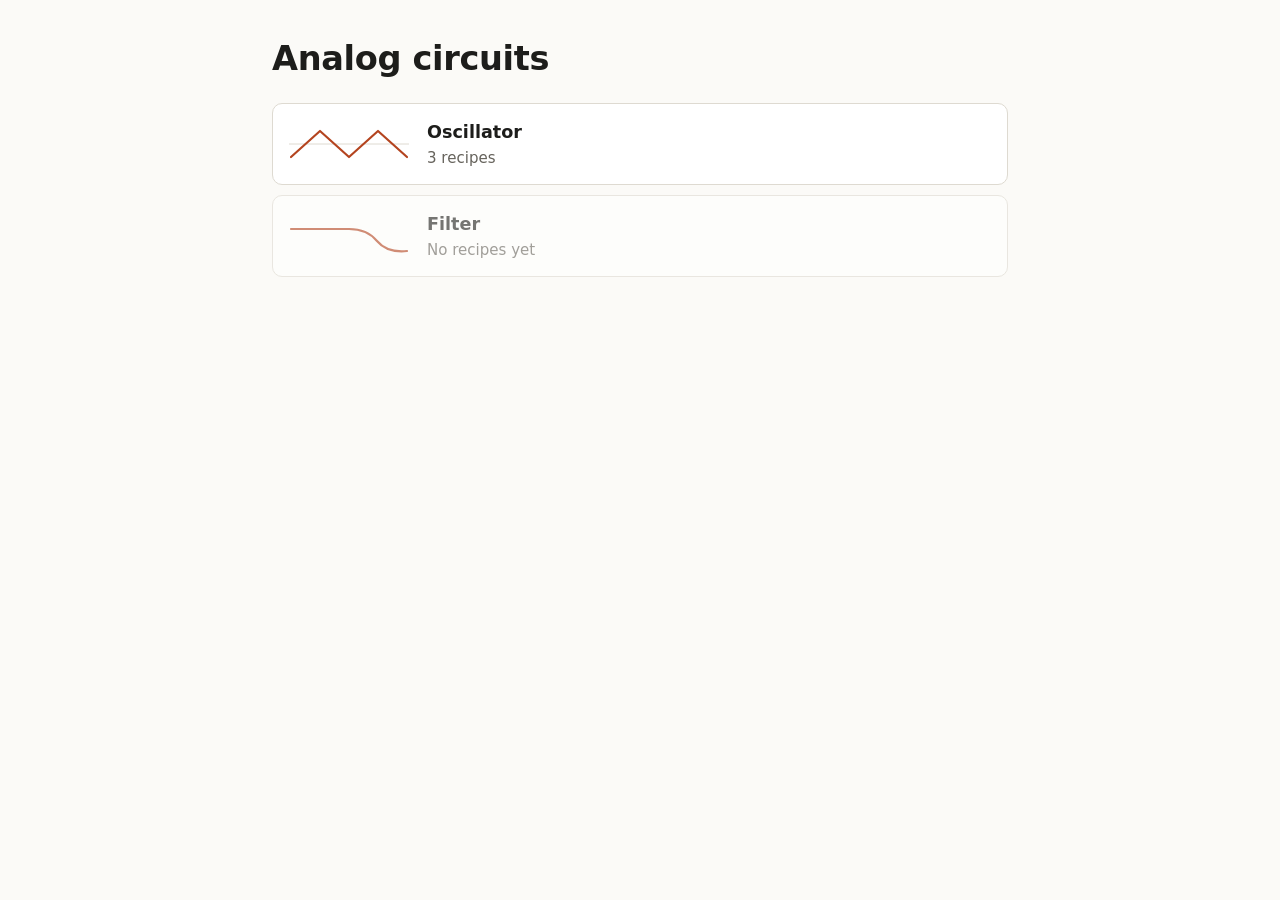
<file: index.html>
<!doctype html>
<html lang="en">
<head>
<meta charset="utf-8">
<meta name="viewport" content="width=device-width, initial-scale=1">
<title>Analog Circuits</title>
<meta name="description" content="Breadboard recipes for analog synth circuits, sorted by category.">
<link rel="stylesheet" href="style.css">
</head>
<body>
<main>

<h1>Analog circuits</h1>

<ul class="list">
  <li>
    <a class="item" href="oscillator/">
      <svg viewBox="0 0 120 34" aria-hidden="true"><line class="axis" x1="0" y1="17" x2="120" y2="17"/><polyline class="wave" points="2,30 31,4 60,30 89,4 118,30"/></svg>
      <div><div class="t">Oscillator</div><div class="d">3 recipes</div></div>
    </a>
  </li>
  <li>
    <div class="item empty">
      <svg viewBox="0 0 120 34" aria-hidden="true"><path class="wave" d="M2,10 H60 Q78,10 88,22 T118,32"/></svg>
      <div><div class="t">Filter</div><div class="d">No recipes yet</div></div>
    </div>
  </li>
</ul>

</main>
</body>
</html>
</file>
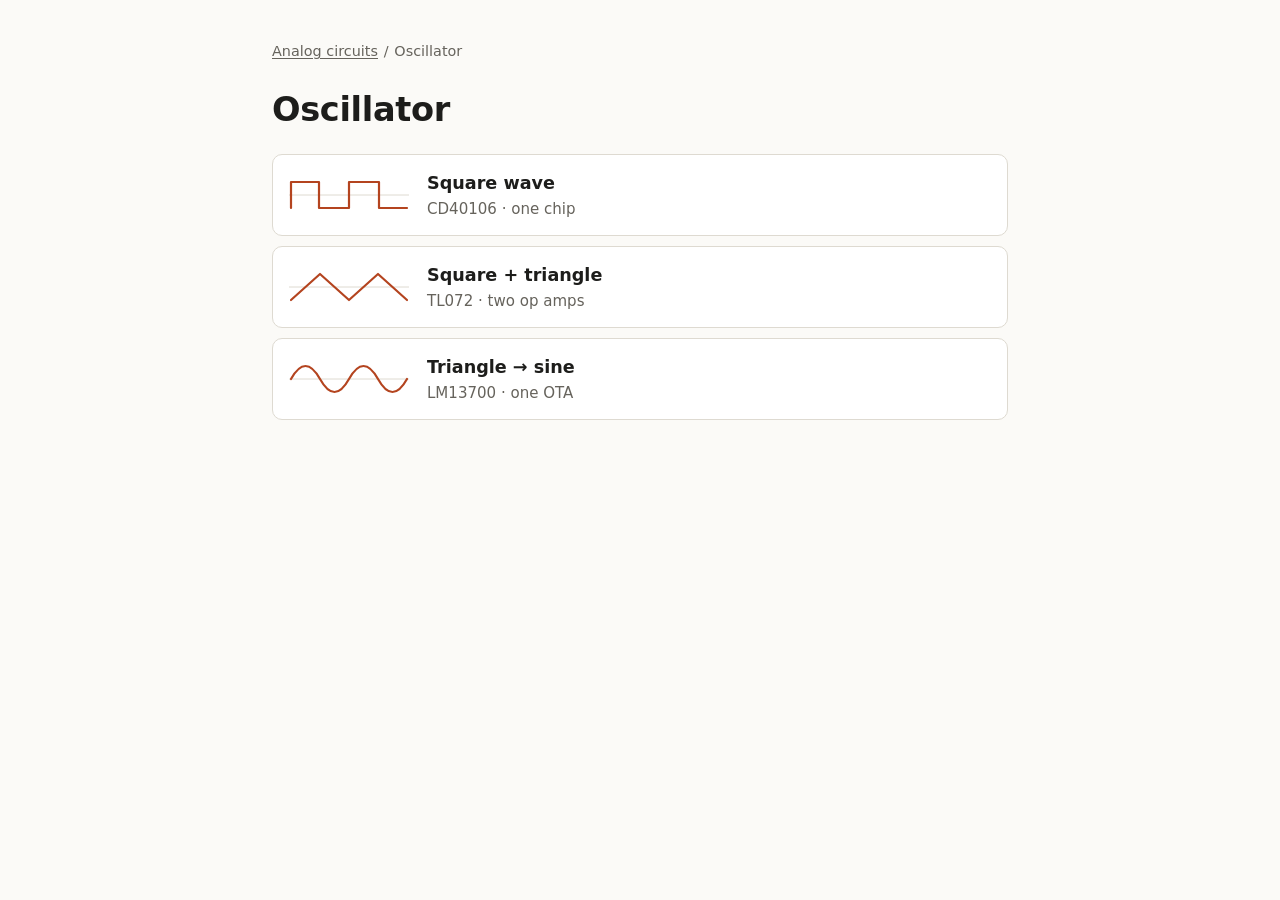
<file: oscillator/index.html>
<!doctype html>
<html lang="en">
<head>
<meta charset="utf-8">
<meta name="viewport" content="width=device-width, initial-scale=1">
<title>Oscillator · Analog Circuits</title>
<link rel="stylesheet" href="../style.css">
</head>
<body>
<main>

<nav class="crumbs"><a href="../">Analog circuits</a><span>/</span>Oscillator</nav>
<h1>Oscillator</h1>

<ul class="list">
  <li>
    <a class="item" href="square.html">
      <svg viewBox="0 0 120 34" aria-hidden="true"><line class="axis" x1="0" y1="17" x2="120" y2="17"/><polyline class="wave" points="2,30 2,4 30,4 30,30 60,30 60,4 90,4 90,30 118,30"/></svg>
      <div><div class="t">Square wave</div><div class="d">CD40106 · one chip</div></div>
    </a>
  </li>
  <li>
    <a class="item" href="square-triangle.html">
      <svg viewBox="0 0 120 34" aria-hidden="true"><line class="axis" x1="0" y1="17" x2="120" y2="17"/><polyline class="wave" points="2,30 31,4 60,30 89,4 118,30"/></svg>
      <div><div class="t">Square + triangle</div><div class="d">TL072 · two op amps</div></div>
    </a>
  </li>
  <li>
    <a class="item" href="triangle-to-sine.html">
      <svg viewBox="0 0 120 34" aria-hidden="true"><line class="axis" x1="0" y1="17" x2="120" y2="17"/><path class="wave" d="M2,17 Q16.5,-9 31,17 T60,17 T89,17 T118,17"/></svg>
      <div><div class="t">Triangle → sine</div><div class="d">LM13700 · one OTA</div></div>
    </a>
  </li>
</ul>

</main>
</body>
</html>
</file>
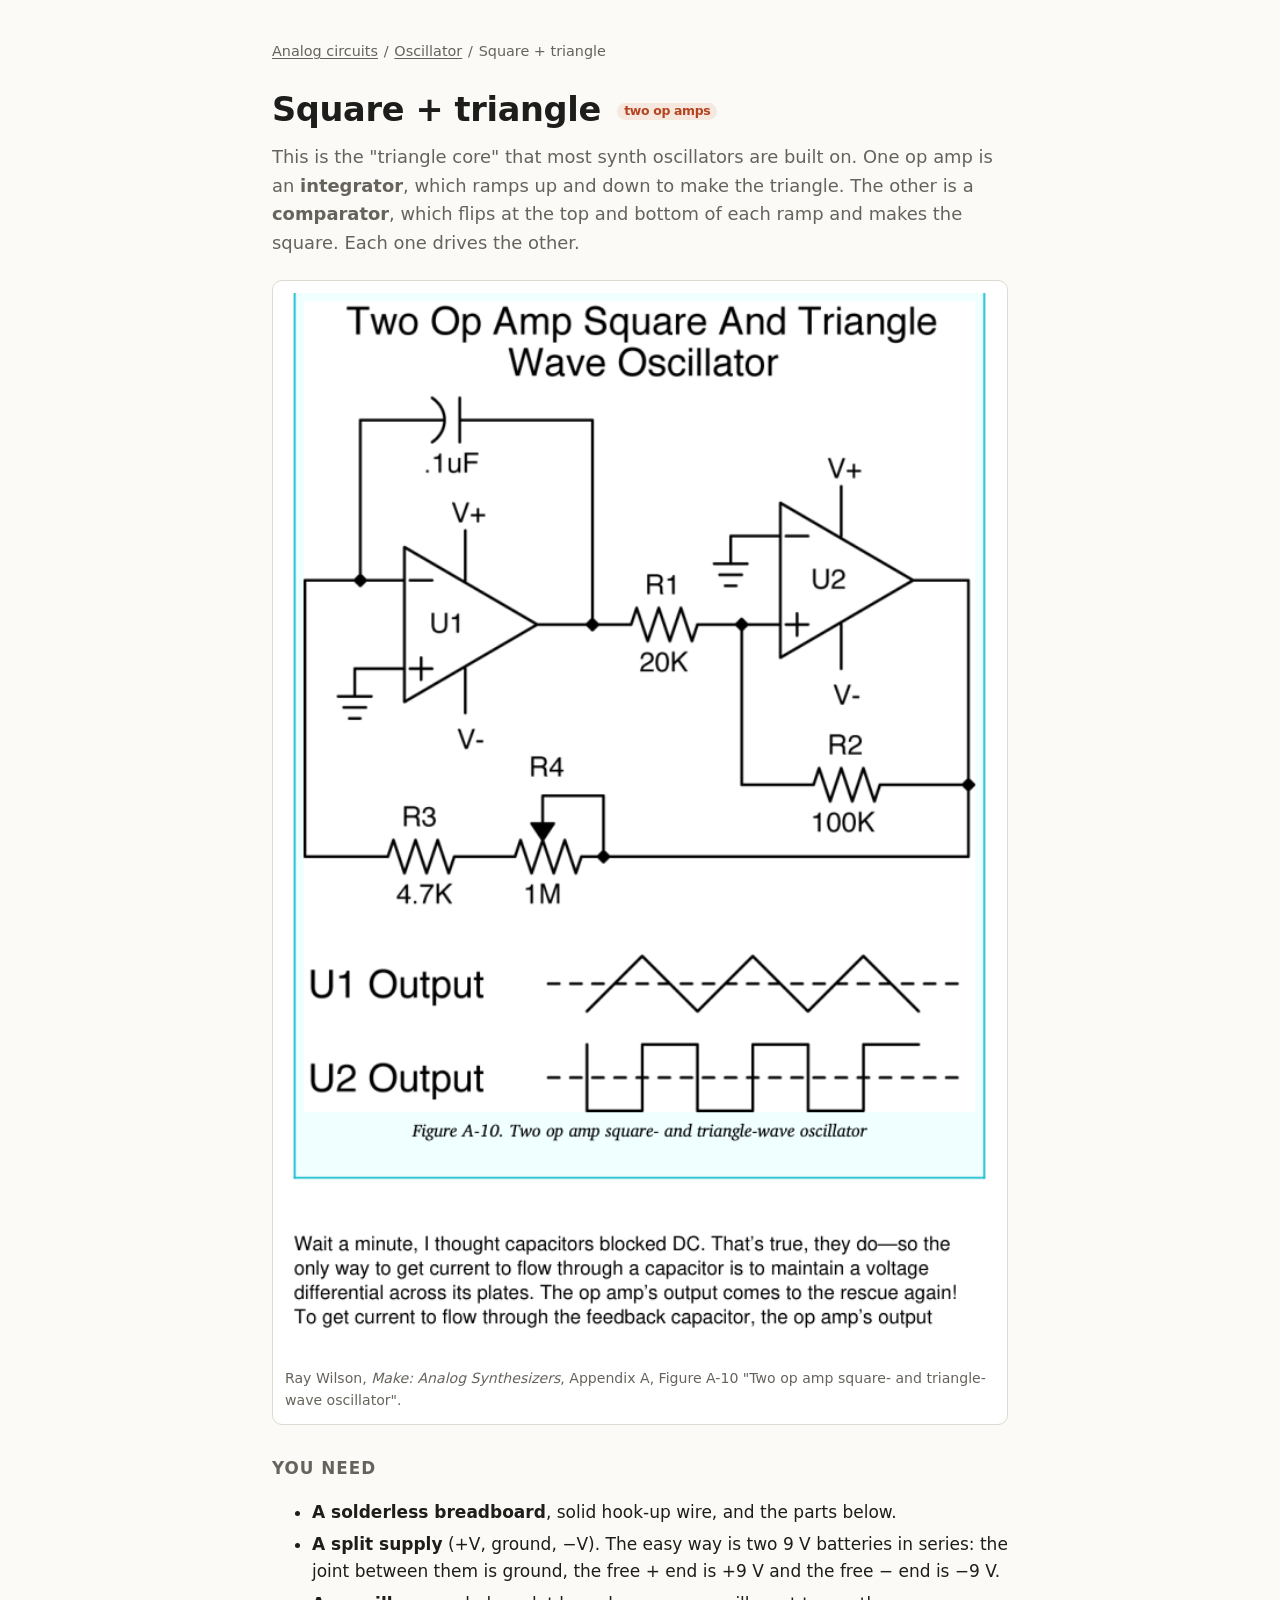
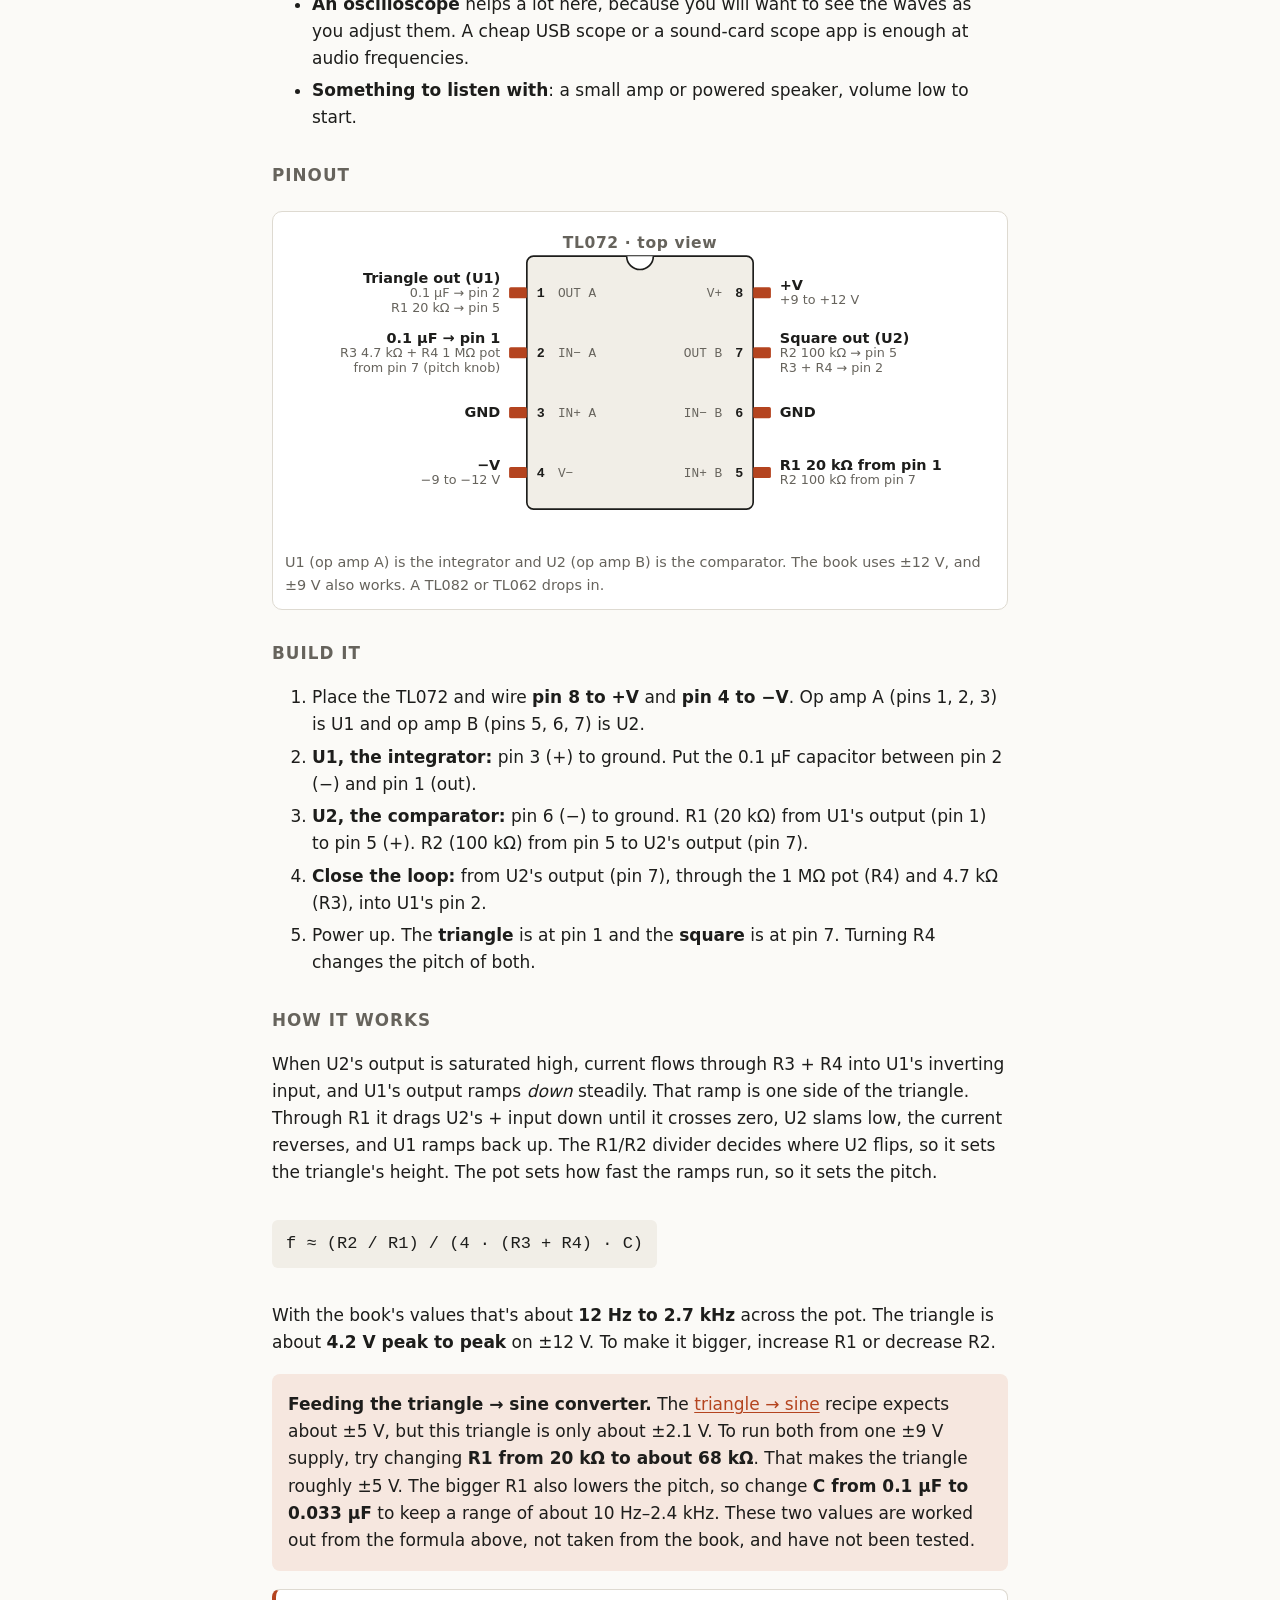
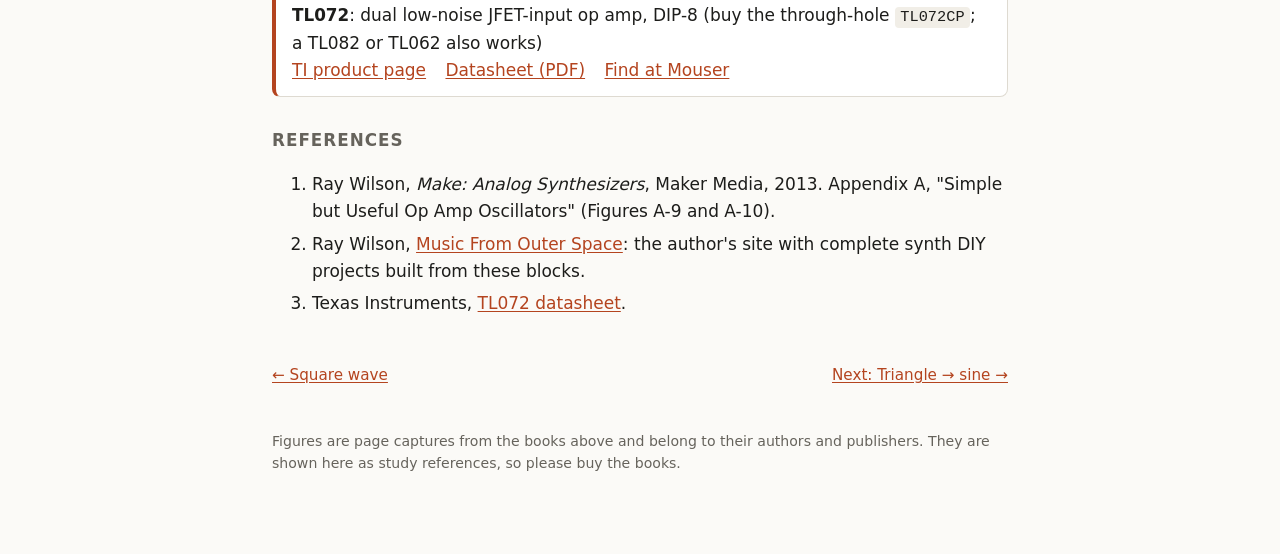
<file: oscillator/square-triangle.html>
<!doctype html>
<html lang="en">
<head>
<meta charset="utf-8">
<meta name="viewport" content="width=device-width, initial-scale=1">
<title>Square + triangle · Oscillator · Analog Circuits</title>
<meta name="description" content="A two-op-amp square and triangle oscillator (the triangle core of most synth VCOs) on a breadboard with a TL072.">
<link rel="stylesheet" href="../style.css">
</head>
<body>
<main>

<nav class="crumbs"><a href="../">Analog circuits</a><span>/</span><a href="./">Oscillator</a><span>/</span>Square + triangle</nav>

<h1>Square + triangle <span class="tag">two op amps</span></h1>
<p class="lede">This is the "triangle core" that most synth oscillators are built on. One op amp is an <b>integrator</b>, which ramps up and down to make the triangle. The other is a <b>comparator</b>, which flips at the top and bottom of each ramp and makes the square. Each one drives the other.</p>

<figure>
  <img src="../images/2-square-triangle.png" alt="Figure A-10: two op amp square- and triangle-wave oscillator. U1 is an integrator with a 0.1 microfarad feedback capacitor; U2 is a comparator with R1 20K and R2 100K; R3 4.7K and a 1M pot R4 feed back from U2 to U1. U1 outputs a triangle and U2 a square." loading="lazy">
  <figcaption>Ray Wilson, <i>Make: Analog Synthesizers</i>, Appendix A, Figure A-10 "Two op amp square- and triangle-wave oscillator".</figcaption>
</figure>

<h3>You need</h3>
<ul>
  <li><b>A solderless breadboard</b>, solid hook-up wire, and the parts below.</li>
  <li><b>A split supply</b> (+V, ground, −V). The easy way is two 9 V batteries in series: the joint between them is ground, the free + end is +9 V and the free − end is −9 V.</li>
  <li><b>An oscilloscope</b> helps a lot here, because you will want to see the waves as you adjust them. A cheap USB scope or a sound-card scope app is enough at audio frequencies.</li>
  <li><b>Something to listen with</b>: a small amp or powered speaker, volume low to start.</li>
</ul>

<!-- pinout:start -->
<h3>Pinout</h3>
<figure class="pinout">
<div class="pinout-scroll">
<svg viewBox="0 0 640 286" role="img" aria-labelledby="po-TL072-t">
<title id="po-TL072-t">TL072 pinout: op amp A (pins 1 to 3) is the integrator U1 and op amp B (pins 5 to 7) is the comparator U2; pin 4 is −V and pin 8 is +V.</title>
<text class="po-part" x="320.0" y="22" text-anchor="middle">TL072 · top view</text>
<rect class="po-body" x="218.0" y="29.0" width="204" height="228.0" rx="6"/>
<path class="po-notch" d="M308.0,29.0 a12,12 0 0,0 24,0"/>
<rect class="po-pin" x="202.0" y="57" width="16" height="10" rx="1.5"/>
<text class="po-num" x="227.0" y="66">1</text>
<text class="po-name" x="246.0" y="66">OUT A</text>
<text class="po-main" x="194.0" y="53.0" text-anchor="end">Triangle out (U1)</text><text class="po-detail" x="194.0" y="66.0" text-anchor="end">0.1 µF → pin 2</text><text class="po-detail" x="194.0" y="79.0" text-anchor="end">R1 20 kΩ → pin 5</text>
<rect class="po-pin" x="422.0" y="57" width="16" height="10" rx="1.5"/>
<text class="po-num" x="413.0" y="66" text-anchor="end">8</text>
<text class="po-name" x="394.0" y="66" text-anchor="end">V+</text>
<text class="po-main" x="446.0" y="59.5" text-anchor="start">+V</text><text class="po-detail" x="446.0" y="72.5" text-anchor="start">+9 to +12 V</text>
<rect class="po-pin" x="202.0" y="111" width="16" height="10" rx="1.5"/>
<text class="po-num" x="227.0" y="120">2</text>
<text class="po-name" x="246.0" y="120">IN− A</text>
<text class="po-main" x="194.0" y="107.0" text-anchor="end">0.1 µF → pin 1</text><text class="po-detail" x="194.0" y="120.0" text-anchor="end">R3 4.7 kΩ + R4 1 MΩ pot</text><text class="po-detail" x="194.0" y="133.0" text-anchor="end">from pin 7 (pitch knob)</text>
<rect class="po-pin" x="422.0" y="111" width="16" height="10" rx="1.5"/>
<text class="po-num" x="413.0" y="120" text-anchor="end">7</text>
<text class="po-name" x="394.0" y="120" text-anchor="end">OUT B</text>
<text class="po-main" x="446.0" y="107.0" text-anchor="start">Square out (U2)</text><text class="po-detail" x="446.0" y="120.0" text-anchor="start">R2 100 kΩ → pin 5</text><text class="po-detail" x="446.0" y="133.0" text-anchor="start">R3 + R4 → pin 2</text>
<rect class="po-pin" x="202.0" y="165" width="16" height="10" rx="1.5"/>
<text class="po-num" x="227.0" y="174">3</text>
<text class="po-name" x="246.0" y="174">IN+ A</text>
<text class="po-main" x="194.0" y="174.0" text-anchor="end">GND</text>
<rect class="po-pin" x="422.0" y="165" width="16" height="10" rx="1.5"/>
<text class="po-num" x="413.0" y="174" text-anchor="end">6</text>
<text class="po-name" x="394.0" y="174" text-anchor="end">IN− B</text>
<text class="po-main" x="446.0" y="174.0" text-anchor="start">GND</text>
<rect class="po-pin" x="202.0" y="219" width="16" height="10" rx="1.5"/>
<text class="po-num" x="227.0" y="228">4</text>
<text class="po-name" x="246.0" y="228">V−</text>
<text class="po-main" x="194.0" y="221.5" text-anchor="end">−V</text><text class="po-detail" x="194.0" y="234.5" text-anchor="end">−9 to −12 V</text>
<rect class="po-pin" x="422.0" y="219" width="16" height="10" rx="1.5"/>
<text class="po-num" x="413.0" y="228" text-anchor="end">5</text>
<text class="po-name" x="394.0" y="228" text-anchor="end">IN+ B</text>
<text class="po-main" x="446.0" y="221.5" text-anchor="start">R1 20 kΩ from pin 1</text><text class="po-detail" x="446.0" y="234.5" text-anchor="start">R2 100 kΩ from pin 7</text>
</svg>
</div>
<figcaption>U1 (op amp A) is the integrator and U2 (op amp B) is the comparator. The book uses ±12 V, and ±9 V also works. A TL082 or TL062 drops in.</figcaption>
</figure>
<!-- pinout:end -->

<h3>Build it</h3>
<ol>
  <li>Place the TL072 and wire <b>pin 8 to +V</b> and <b>pin 4 to −V</b>. Op amp A (pins 1, 2, 3) is U1 and op amp B (pins 5, 6, 7) is U2.</li>
  <li><b>U1, the integrator:</b> pin 3 (+) to ground. Put the 0.1 µF capacitor between pin 2 (−) and pin 1 (out).</li>
  <li><b>U2, the comparator:</b> pin 6 (−) to ground. R1 (20 kΩ) from U1's output (pin 1) to pin 5 (+). R2 (100 kΩ) from pin 5 to U2's output (pin 7).</li>
  <li><b>Close the loop:</b> from U2's output (pin 7), through the 1 MΩ pot (R4) and 4.7 kΩ (R3), into U1's pin 2.</li>
  <li>Power up. The <b>triangle</b> is at pin 1 and the <b>square</b> is at pin 7. Turning R4 changes the pitch of both.</li>
</ol>

<h3>How it works</h3>
<p>When U2's output is saturated high, current flows through R3 + R4 into U1's inverting input, and U1's output ramps <i>down</i> steadily. That ramp is one side of the triangle. Through R1 it drags U2's + input down until it crosses zero, U2 slams low, the current reverses, and U1 ramps back up. The R1/R2 divider decides where U2 flips, so it sets the triangle's height. The pot sets how fast the ramps run, so it sets the pitch.</p>
<p class="formula">f ≈ (R2 / R1) / (4 · (R3 + R4) · C)</p>
<p>With the book's values that's about <b>12 Hz to 2.7 kHz</b> across the pot. The triangle is about <b>4.2 V peak to peak</b> on ±12 V. To make it bigger, increase R1 or decrease R2.</p>

<div class="note">
  <p><b>Feeding the triangle → sine converter.</b> The <a href="triangle-to-sine.html">triangle → sine</a> recipe expects about ±5 V, but this triangle is only about ±2.1 V. To run both from one ±9 V supply, try changing <b>R1 from 20 kΩ to about 68 kΩ</b>. That makes the triangle roughly ±5 V. The bigger R1 also lowers the pitch, so change <b>C from 0.1 µF to 0.033 µF</b> to keep a range of about 10 Hz–2.4 kHz. These two values are worked out from the formula above, not taken from the book, and have not been tested.</p>
</div>

<div class="ic">
  <b>TL072</b>: dual low-noise JFET-input op amp, DIP-8 (buy the through-hole <span class="mono">TL072CP</span>; a TL082 or TL062 also works)
  <div class="links">
    <a href="https://www.ti.com/product/TL072">TI product page</a>
    <a href="https://www.ti.com/lit/ds/symlink/tl072.pdf">Datasheet (PDF)</a>
    <a href="https://www.mouser.com/c/?q=TL072CP">Find at Mouser</a>
  </div>
</div>

<h3>References</h3>
<ol>
  <li>Ray Wilson, <i>Make: Analog Synthesizers</i>, Maker Media, 2013. Appendix A, "Simple but Useful Op Amp Oscillators" (Figures A-9 and A-10).</li>
  <li>Ray Wilson, <a href="https://musicfromouterspace.com/">Music From Outer Space</a>: the author's site with complete synth DIY projects built from these blocks.</li>
  <li>Texas Instruments, <a href="https://www.ti.com/lit/ds/symlink/tl072.pdf">TL072 datasheet</a>.</li>
</ol>

<nav class="pager"><a href="square.html">← Square wave</a><a href="triangle-to-sine.html">Next: Triangle → sine →</a></nav>

<footer>Figures are page captures from the books above and belong to their authors and publishers. They are shown here as study references, so please buy the books.</footer>

</main>
</body>
</html>
</file>
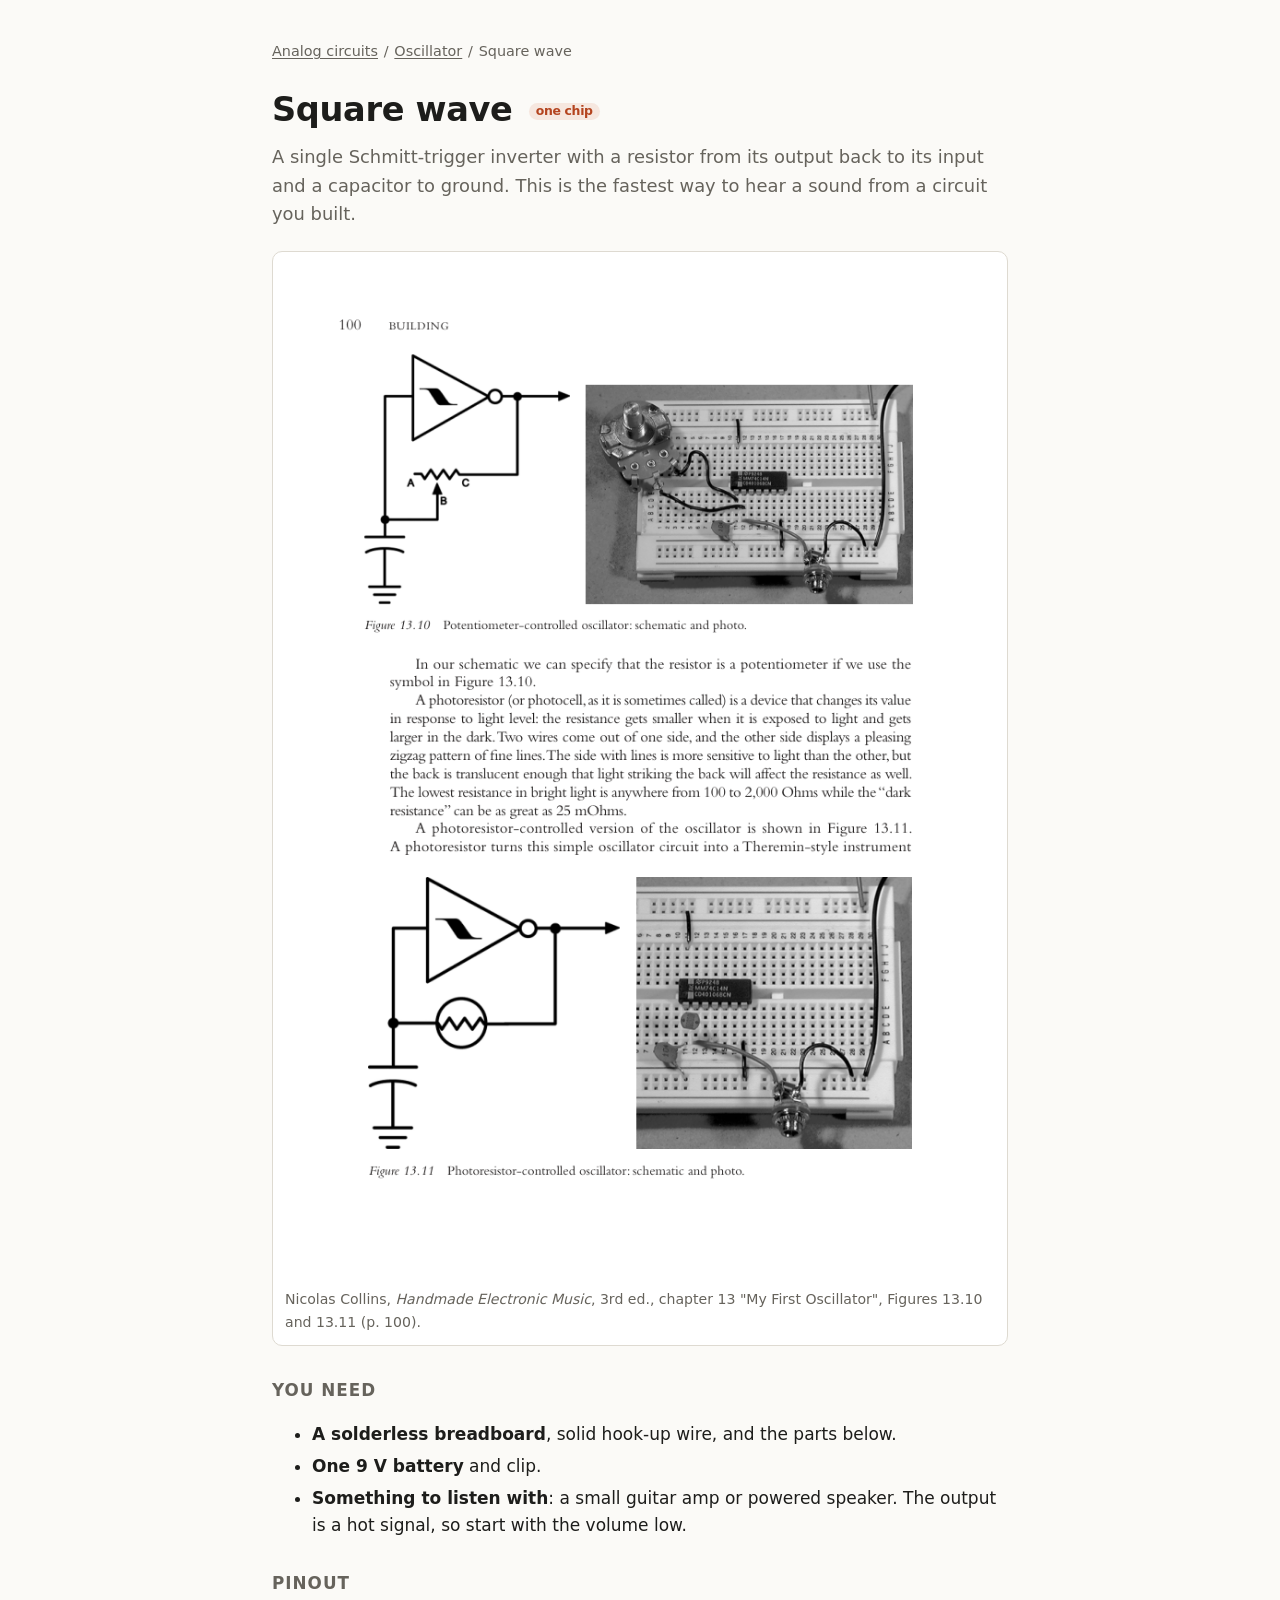
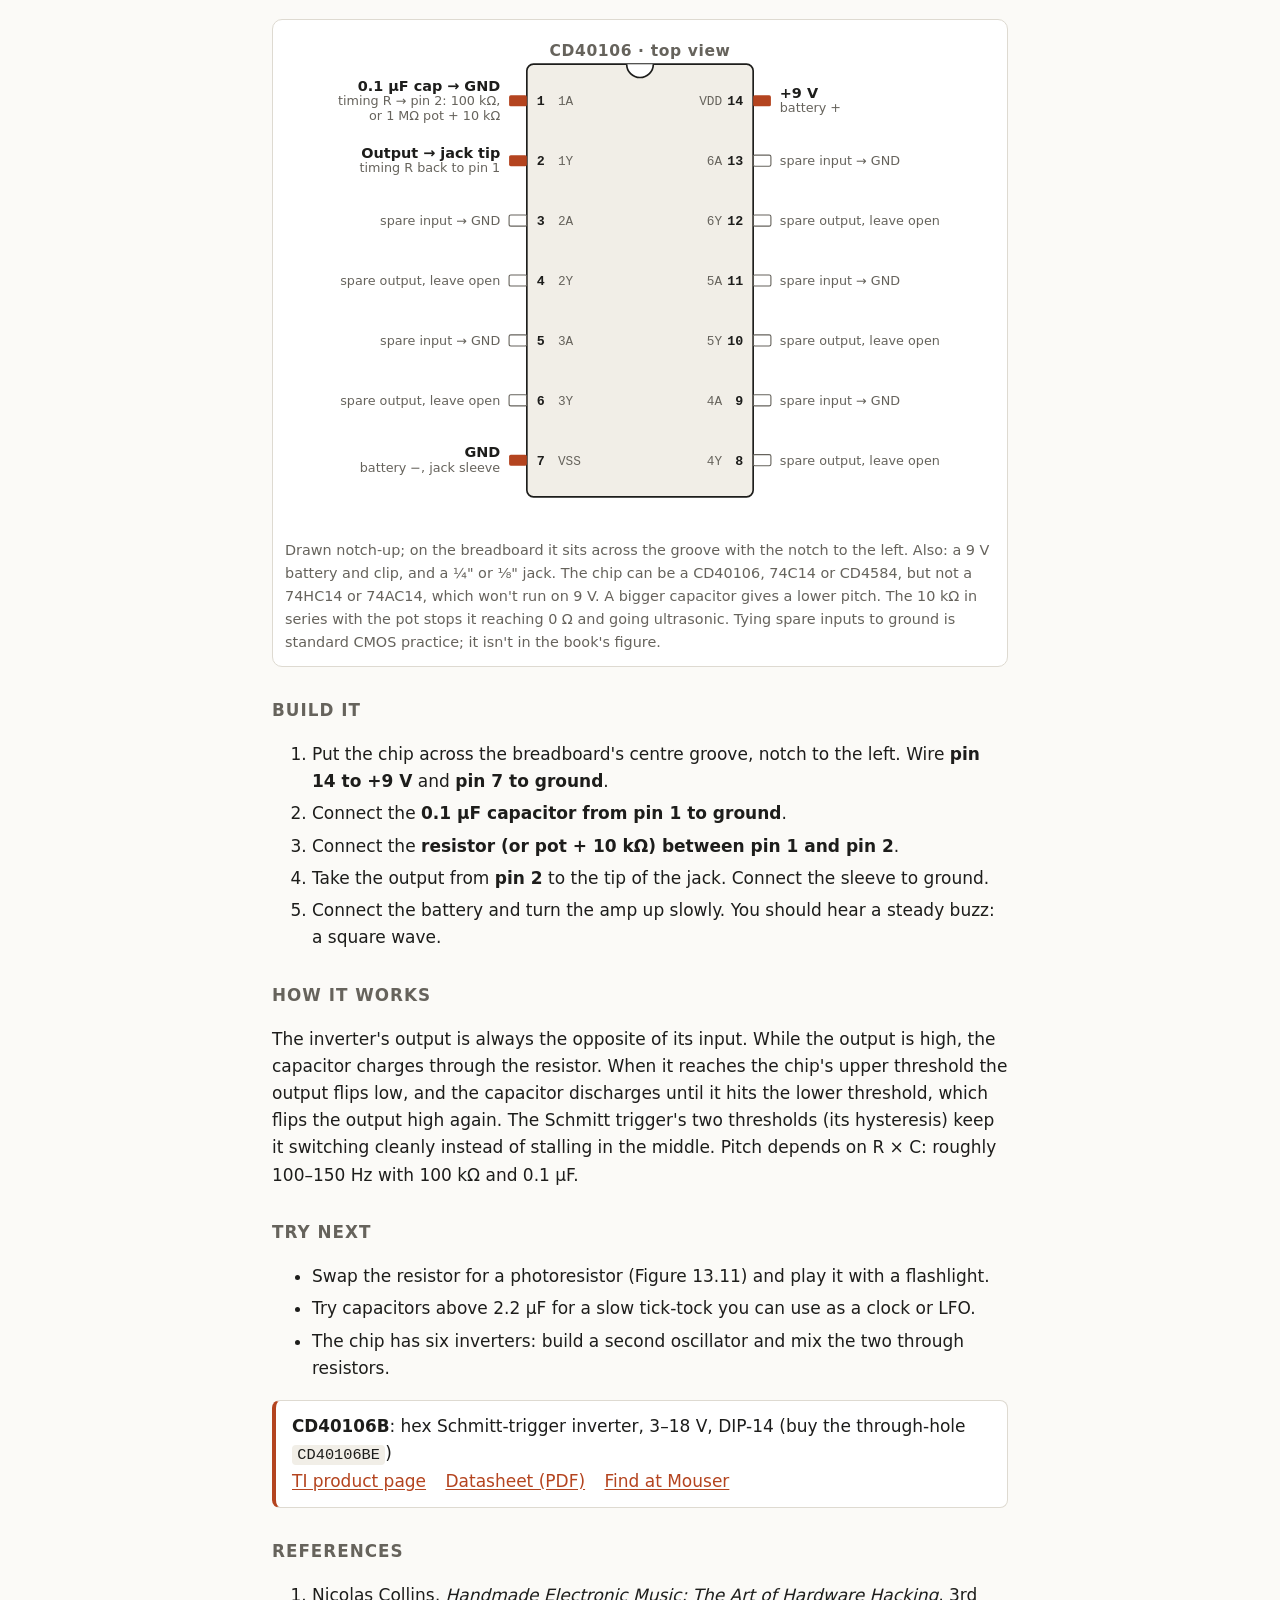
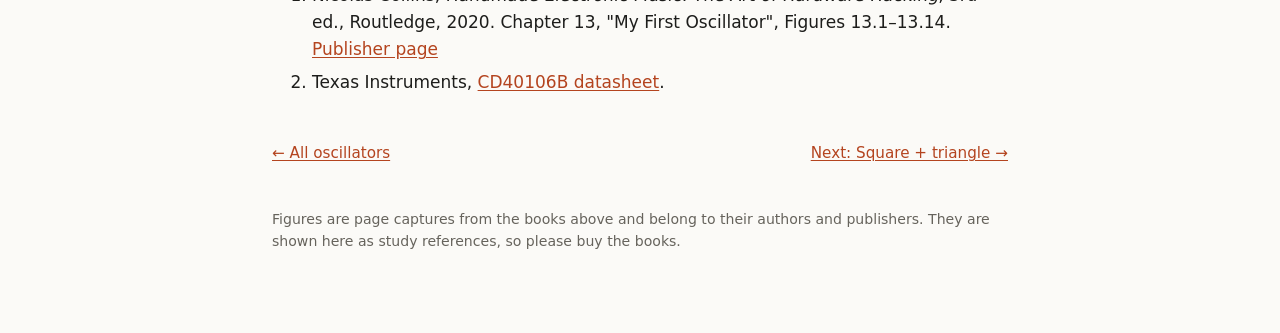
<file: oscillator/square.html>
<!doctype html>
<html lang="en">
<head>
<meta charset="utf-8">
<meta name="viewport" content="width=device-width, initial-scale=1">
<title>Square wave · Oscillator · Analog Circuits</title>
<meta name="description" content="A one-chip square-wave oscillator on a breadboard, built from a CD40106 Schmitt-trigger inverter.">
<link rel="stylesheet" href="../style.css">
</head>
<body>
<main>

<nav class="crumbs"><a href="../">Analog circuits</a><span>/</span><a href="./">Oscillator</a><span>/</span>Square wave</nav>

<h1>Square wave <span class="tag">one chip</span></h1>
<p class="lede">A single Schmitt-trigger inverter with a resistor from its output back to its input and a capacitor to ground. This is the fastest way to hear a sound from a circuit you built.</p>

<figure>
  <img src="../images/1-square-40106.png" alt="Book page showing Figure 13.10, a potentiometer-controlled Schmitt-trigger oscillator schematic and breadboard photo, and Figure 13.11, a photoresistor-controlled version." loading="lazy">
  <figcaption>Nicolas Collins, <i>Handmade Electronic Music</i>, 3rd ed., chapter 13 "My First Oscillator", Figures 13.10 and 13.11 (p. 100).</figcaption>
</figure>

<h3>You need</h3>
<ul>
  <li><b>A solderless breadboard</b>, solid hook-up wire, and the parts below.</li>
  <li><b>One 9 V battery</b> and clip.</li>
  <li><b>Something to listen with</b>: a small guitar amp or powered speaker. The output is a hot signal, so start with the volume low.</li>
</ul>

<!-- pinout:start -->
<h3>Pinout</h3>
<figure class="pinout">
<div class="pinout-scroll">
<svg viewBox="0 0 640 448" role="img" aria-labelledby="po-CD40106-t">
<title id="po-CD40106-t">CD40106 pinout: pin 1 gets the 0.1 µF timing capacitor to ground and the timing resistor to pin 2; pin 2 is the output; pin 7 is ground; pin 14 is +9 V; the other five inverters are spare.</title>
<text class="po-part" x="320.0" y="22" text-anchor="middle">CD40106 · top view</text>
<rect class="po-body" x="218.0" y="29.0" width="204" height="390.0" rx="6"/>
<path class="po-notch" d="M308.0,29.0 a12,12 0 0,0 24,0"/>
<rect class="po-pin" x="202.0" y="57" width="16" height="10" rx="1.5"/>
<text class="po-num" x="227.0" y="66">1</text>
<text class="po-name" x="246.0" y="66">1A</text>
<text class="po-main" x="194.0" y="53.0" text-anchor="end">0.1 µF cap → GND</text><text class="po-detail" x="194.0" y="66.0" text-anchor="end">timing R → pin 2: 100 kΩ,</text><text class="po-detail" x="194.0" y="79.0" text-anchor="end">or 1 MΩ pot + 10 kΩ</text>
<rect class="po-pin" x="422.0" y="57" width="16" height="10" rx="1.5"/>
<text class="po-num" x="413.0" y="66" text-anchor="end">14</text>
<text class="po-name" x="394.0" y="66" text-anchor="end">VDD</text>
<text class="po-main" x="446.0" y="59.5" text-anchor="start">+9 V</text><text class="po-detail" x="446.0" y="72.5" text-anchor="start">battery +</text>
<rect class="po-pin" x="202.0" y="111" width="16" height="10" rx="1.5"/>
<text class="po-num" x="227.0" y="120">2</text>
<text class="po-name" x="246.0" y="120">1Y</text>
<text class="po-main" x="194.0" y="113.5" text-anchor="end">Output → jack tip</text><text class="po-detail" x="194.0" y="126.5" text-anchor="end">timing R back to pin 1</text>
<rect class="po-pin off" x="422.0" y="111" width="16" height="10" rx="1.5"/>
<text class="po-num" x="413.0" y="120" text-anchor="end">13</text>
<text class="po-name" x="394.0" y="120" text-anchor="end">6A</text>
<text class="po-detail" x="446.0" y="120.0" text-anchor="start">spare input → GND</text>
<rect class="po-pin off" x="202.0" y="165" width="16" height="10" rx="1.5"/>
<text class="po-num" x="227.0" y="174">3</text>
<text class="po-name" x="246.0" y="174">2A</text>
<text class="po-detail" x="194.0" y="174.0" text-anchor="end">spare input → GND</text>
<rect class="po-pin off" x="422.0" y="165" width="16" height="10" rx="1.5"/>
<text class="po-num" x="413.0" y="174" text-anchor="end">12</text>
<text class="po-name" x="394.0" y="174" text-anchor="end">6Y</text>
<text class="po-detail" x="446.0" y="174.0" text-anchor="start">spare output, leave open</text>
<rect class="po-pin off" x="202.0" y="219" width="16" height="10" rx="1.5"/>
<text class="po-num" x="227.0" y="228">4</text>
<text class="po-name" x="246.0" y="228">2Y</text>
<text class="po-detail" x="194.0" y="228.0" text-anchor="end">spare output, leave open</text>
<rect class="po-pin off" x="422.0" y="219" width="16" height="10" rx="1.5"/>
<text class="po-num" x="413.0" y="228" text-anchor="end">11</text>
<text class="po-name" x="394.0" y="228" text-anchor="end">5A</text>
<text class="po-detail" x="446.0" y="228.0" text-anchor="start">spare input → GND</text>
<rect class="po-pin off" x="202.0" y="273" width="16" height="10" rx="1.5"/>
<text class="po-num" x="227.0" y="282">5</text>
<text class="po-name" x="246.0" y="282">3A</text>
<text class="po-detail" x="194.0" y="282.0" text-anchor="end">spare input → GND</text>
<rect class="po-pin off" x="422.0" y="273" width="16" height="10" rx="1.5"/>
<text class="po-num" x="413.0" y="282" text-anchor="end">10</text>
<text class="po-name" x="394.0" y="282" text-anchor="end">5Y</text>
<text class="po-detail" x="446.0" y="282.0" text-anchor="start">spare output, leave open</text>
<rect class="po-pin off" x="202.0" y="327" width="16" height="10" rx="1.5"/>
<text class="po-num" x="227.0" y="336">6</text>
<text class="po-name" x="246.0" y="336">3Y</text>
<text class="po-detail" x="194.0" y="336.0" text-anchor="end">spare output, leave open</text>
<rect class="po-pin off" x="422.0" y="327" width="16" height="10" rx="1.5"/>
<text class="po-num" x="413.0" y="336" text-anchor="end">9</text>
<text class="po-name" x="394.0" y="336" text-anchor="end">4A</text>
<text class="po-detail" x="446.0" y="336.0" text-anchor="start">spare input → GND</text>
<rect class="po-pin" x="202.0" y="381" width="16" height="10" rx="1.5"/>
<text class="po-num" x="227.0" y="390">7</text>
<text class="po-name" x="246.0" y="390">VSS</text>
<text class="po-main" x="194.0" y="383.5" text-anchor="end">GND</text><text class="po-detail" x="194.0" y="396.5" text-anchor="end">battery −, jack sleeve</text>
<rect class="po-pin off" x="422.0" y="381" width="16" height="10" rx="1.5"/>
<text class="po-num" x="413.0" y="390" text-anchor="end">8</text>
<text class="po-name" x="394.0" y="390" text-anchor="end">4Y</text>
<text class="po-detail" x="446.0" y="390.0" text-anchor="start">spare output, leave open</text>
</svg>
</div>
<figcaption>Drawn notch-up; on the breadboard it sits across the groove with the notch to the left. Also: a 9 V battery and clip, and a ¼" or ⅛" jack. The chip can be a CD40106, 74C14 or CD4584, but not a 74HC14 or 74AC14, which won't run on 9 V. A bigger capacitor gives a lower pitch. The 10 kΩ in series with the pot stops it reaching 0 Ω and going ultrasonic. Tying spare inputs to ground is standard CMOS practice; it isn't in the book's figure.</figcaption>
</figure>
<!-- pinout:end -->

<h3>Build it</h3>
<ol>
  <li>Put the chip across the breadboard's centre groove, notch to the left. Wire <b>pin 14 to +9 V</b> and <b>pin 7 to ground</b>.</li>
  <li>Connect the <b>0.1 µF capacitor from pin 1 to ground</b>.</li>
  <li>Connect the <b>resistor (or pot + 10 kΩ) between pin 1 and pin 2</b>.</li>
  <li>Take the output from <b>pin 2</b> to the tip of the jack. Connect the sleeve to ground.</li>
  <li>Connect the battery and turn the amp up slowly. You should hear a steady buzz: a square wave.</li>
</ol>

<h3>How it works</h3>
<p>The inverter's output is always the opposite of its input. While the output is high, the capacitor charges through the resistor. When it reaches the chip's upper threshold the output flips low, and the capacitor discharges until it hits the lower threshold, which flips the output high again. The Schmitt trigger's two thresholds (its hysteresis) keep it switching cleanly instead of stalling in the middle. Pitch depends on R × C: roughly 100–150 Hz with 100 kΩ and 0.1 µF.</p>

<h3>Try next</h3>
<ul>
  <li>Swap the resistor for a photoresistor (Figure 13.11) and play it with a flashlight.</li>
  <li>Try capacitors above 2.2 µF for a slow tick-tock you can use as a clock or LFO.</li>
  <li>The chip has six inverters: build a second oscillator and mix the two through resistors.</li>
</ul>

<div class="ic">
  <b>CD40106B</b>: hex Schmitt-trigger inverter, 3–18 V, DIP-14 (buy the through-hole <span class="mono">CD40106BE</span>)
  <div class="links">
    <a href="https://www.ti.com/product/CD40106B">TI product page</a>
    <a href="https://www.ti.com/lit/ds/symlink/cd40106b.pdf">Datasheet (PDF)</a>
    <a href="https://www.mouser.com/c/?q=CD40106BE">Find at Mouser</a>
  </div>
</div>

<h3>References</h3>
<ol>
  <li>Nicolas Collins, <i>Handmade Electronic Music: The Art of Hardware Hacking</i>, 3rd ed., Routledge, 2020. Chapter 13, "My First Oscillator", Figures 13.1–13.14. <a href="https://www.routledge.com/Handmade-Electronic-Music-The-Art-of-Hardware-Hacking/Collins/p/book/9780367210106">Publisher page</a></li>
  <li>Texas Instruments, <a href="https://www.ti.com/lit/ds/symlink/cd40106b.pdf">CD40106B datasheet</a>.</li>
</ol>

<nav class="pager"><a href="./">← All oscillators</a><a href="square-triangle.html">Next: Square + triangle →</a></nav>

<footer>Figures are page captures from the books above and belong to their authors and publishers. They are shown here as study references, so please buy the books.</footer>

</main>
</body>
</html>
</file>
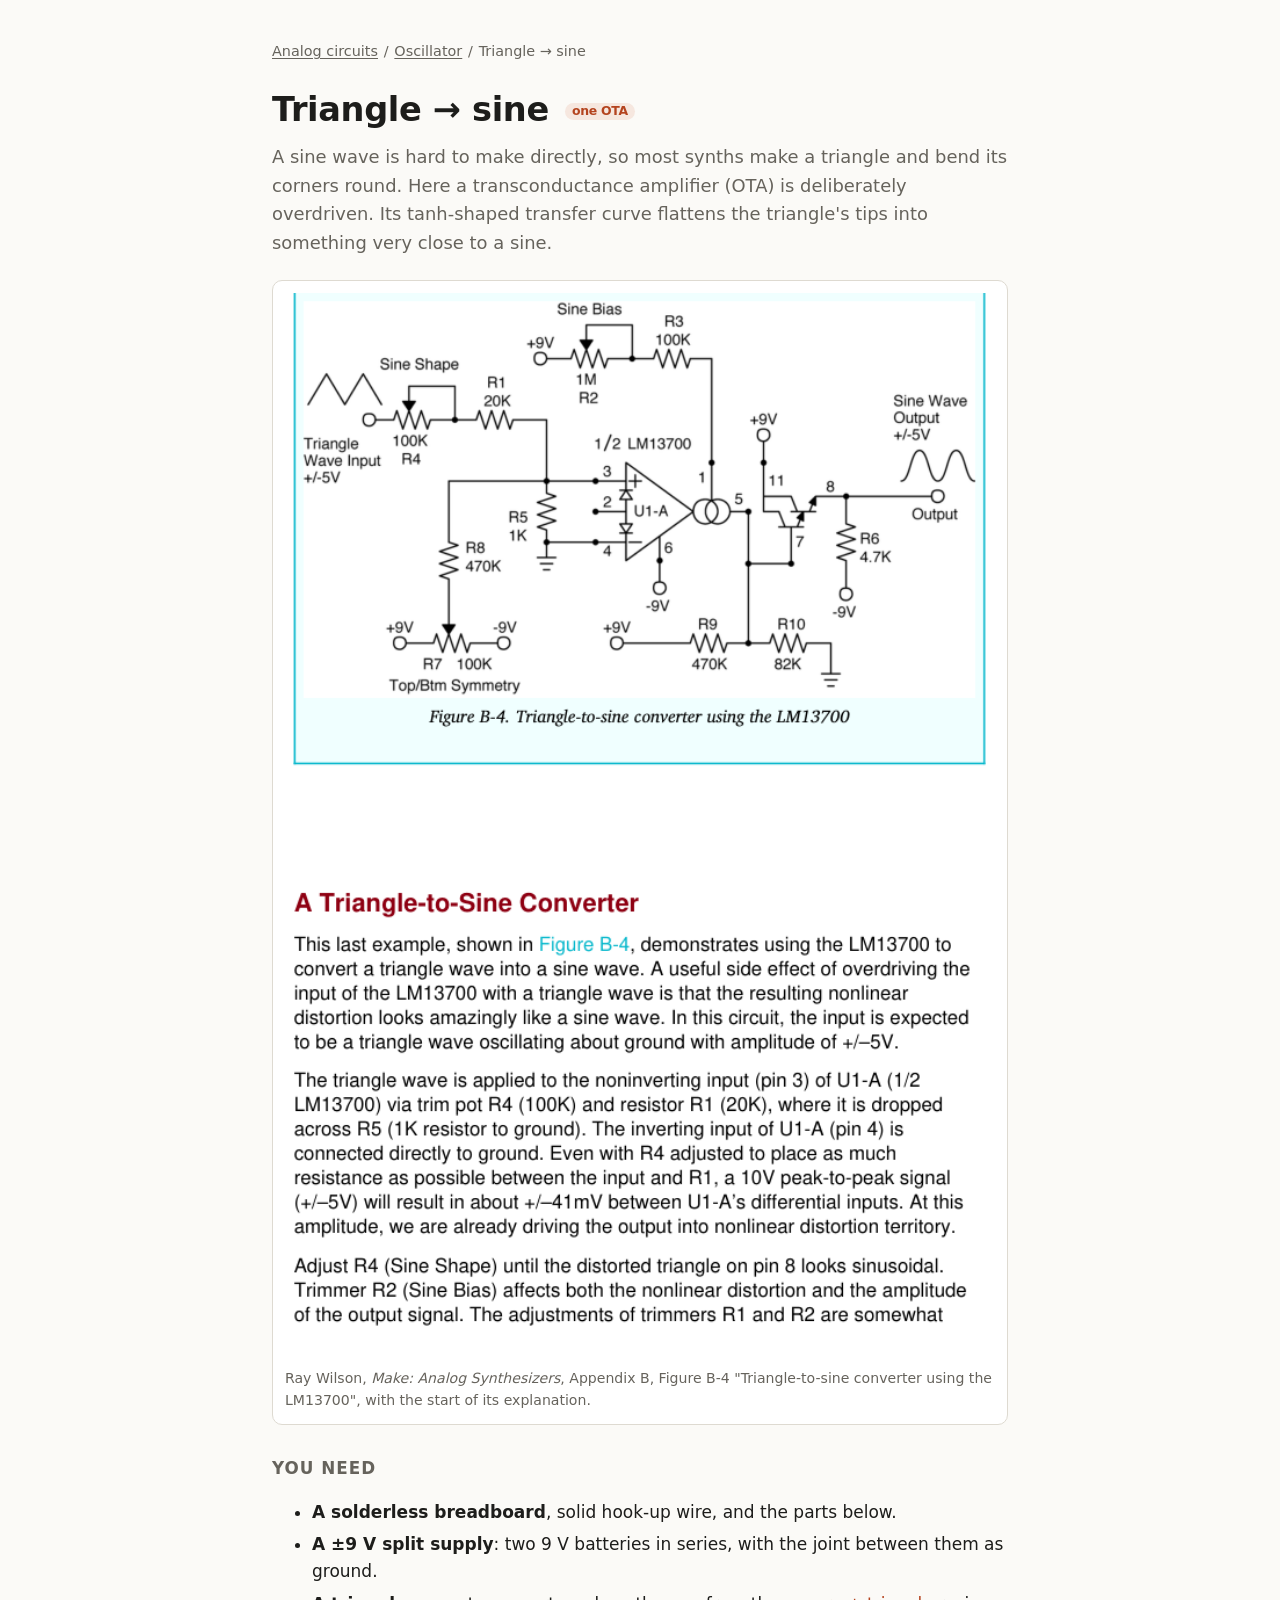
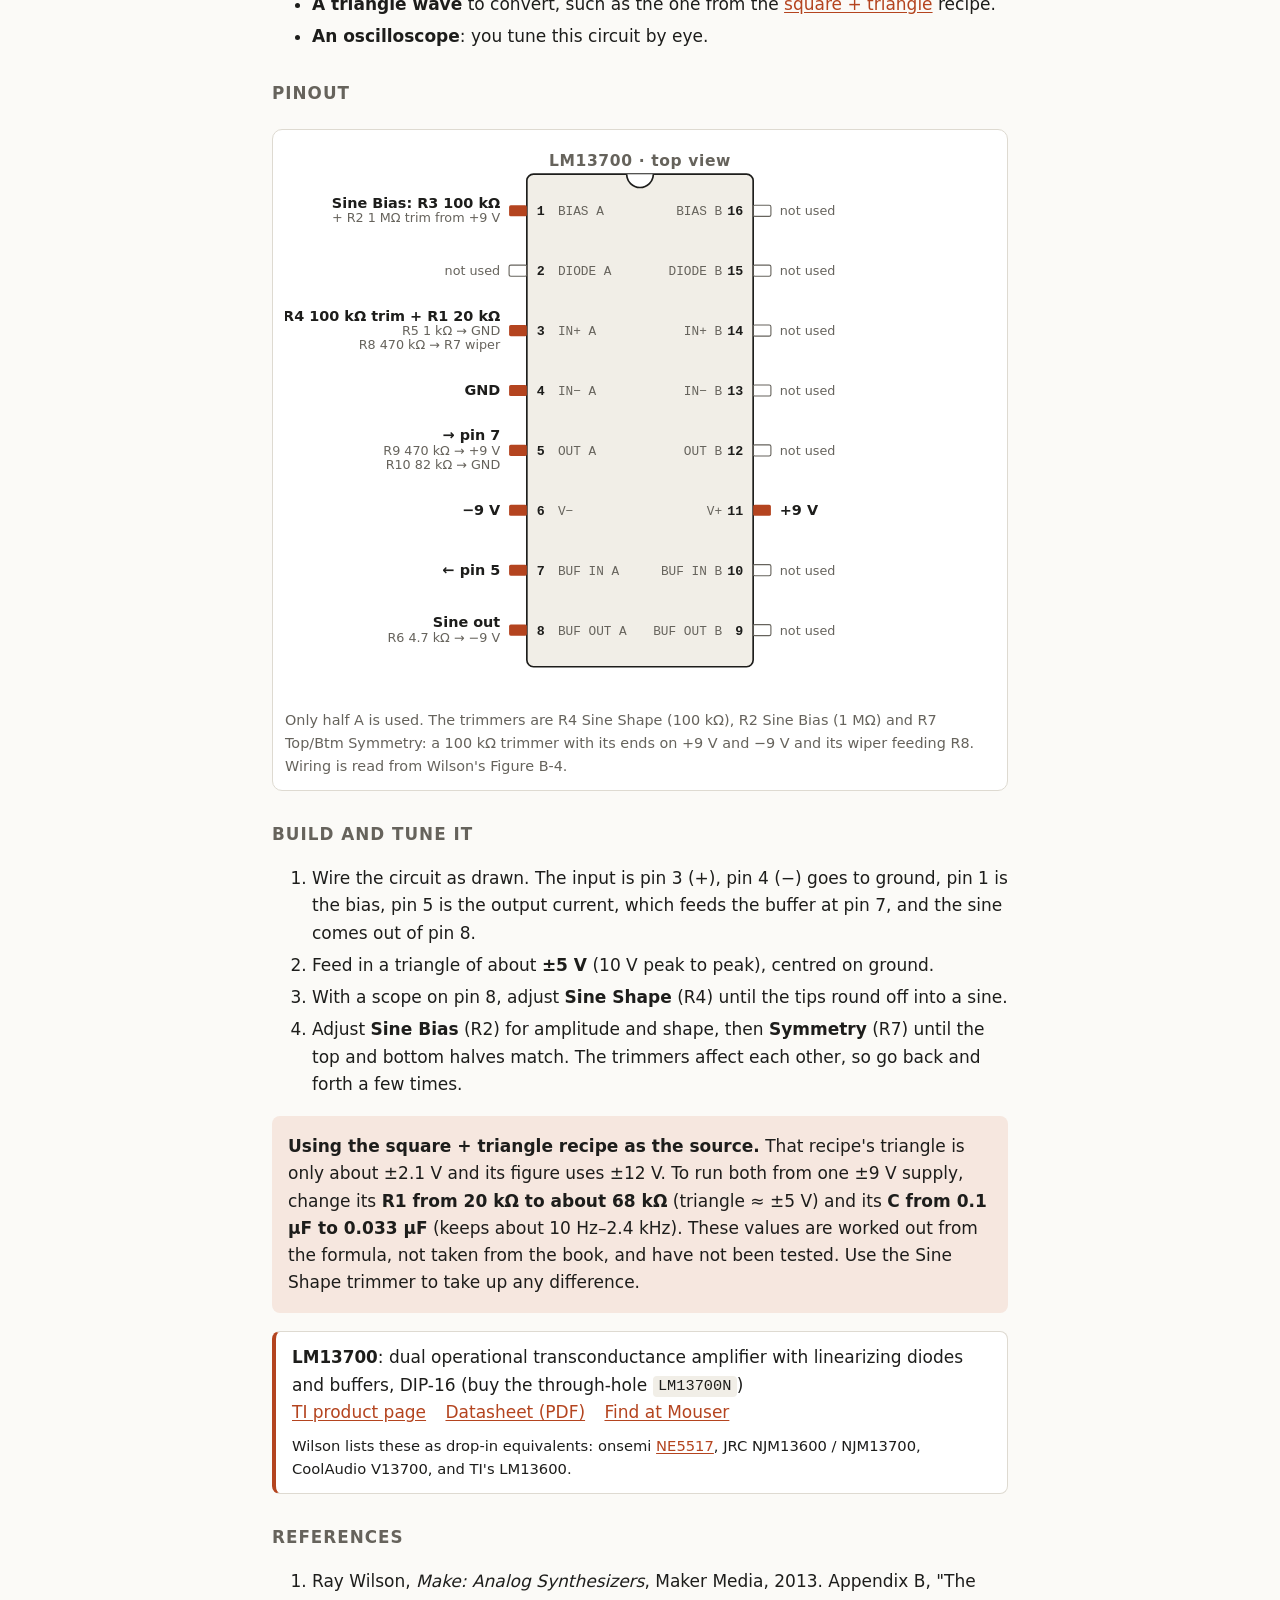
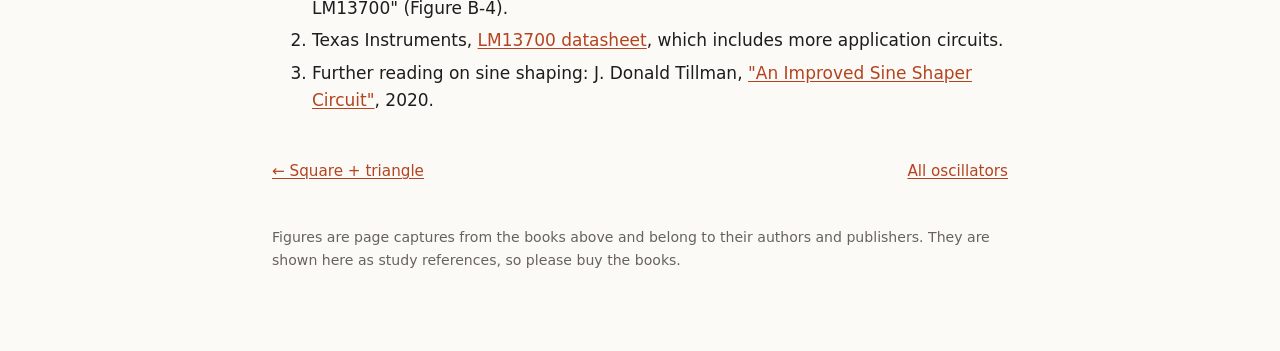
<file: oscillator/triangle-to-sine.html>
<!doctype html>
<html lang="en">
<head>
<meta charset="utf-8">
<meta name="viewport" content="width=device-width, initial-scale=1">
<title>Triangle → sine · Oscillator · Analog Circuits</title>
<meta name="description" content="A triangle-to-sine converter on a breadboard using an overdriven LM13700 OTA.">
<link rel="stylesheet" href="../style.css">
</head>
<body>
<main>

<nav class="crumbs"><a href="../">Analog circuits</a><span>/</span><a href="./">Oscillator</a><span>/</span>Triangle → sine</nav>

<h1>Triangle → sine <span class="tag">one OTA</span></h1>
<p class="lede">A sine wave is hard to make directly, so most synths make a triangle and bend its corners round. Here a transconductance amplifier (OTA) is deliberately overdriven. Its tanh-shaped transfer curve flattens the triangle's tips into something very close to a sine.</p>

<figure>
  <img src="../images/3-triangle-to-sine.png" alt="Figure B-4: triangle-to-sine converter using half of an LM13700. The triangle input goes through a 100K Sine Shape trimmer and 20K resistor into pin 3, with 1K to ground; pin 1 is biased by a 1M Sine Bias trimmer; output is taken from the Darlington buffer at pin 8 with a 4.7K pull-down to -9V; a 100K Top/Bottom Symmetry trimmer adds offset." loading="lazy">
  <figcaption>Ray Wilson, <i>Make: Analog Synthesizers</i>, Appendix B, Figure B-4 "Triangle-to-sine converter using the LM13700", with the start of its explanation.</figcaption>
</figure>

<h3>You need</h3>
<ul>
  <li><b>A solderless breadboard</b>, solid hook-up wire, and the parts below.</li>
  <li><b>A ±9 V split supply</b>: two 9 V batteries in series, with the joint between them as ground.</li>
  <li><b>A triangle wave</b> to convert, such as the one from the <a href="square-triangle.html">square + triangle</a> recipe.</li>
  <li><b>An oscilloscope</b>: you tune this circuit by eye.</li>
</ul>

<!-- pinout:start -->
<h3>Pinout</h3>
<figure class="pinout">
<div class="pinout-scroll">
<svg viewBox="0 0 640 502" role="img" aria-labelledby="po-LM13700-t">
<title id="po-LM13700-t">LM13700 pinout: only half A is used. Pin 3 takes the attenuated triangle, pin 4 is grounded, pin 1 is the bias, pins 5 and 7 are joined with the buffer bias resistors, pin 8 is the sine output, pin 6 is −9 V and pin 11 is +9 V.</title>
<text class="po-part" x="320.0" y="22" text-anchor="middle">LM13700 · top view</text>
<rect class="po-body" x="218.0" y="29.0" width="204" height="444.0" rx="6"/>
<path class="po-notch" d="M308.0,29.0 a12,12 0 0,0 24,0"/>
<rect class="po-pin" x="202.0" y="57" width="16" height="10" rx="1.5"/>
<text class="po-num" x="227.0" y="66">1</text>
<text class="po-name" x="246.0" y="66">BIAS A</text>
<text class="po-main" x="194.0" y="59.5" text-anchor="end">Sine Bias: R3 100 kΩ</text><text class="po-detail" x="194.0" y="72.5" text-anchor="end">+ R2 1 MΩ trim from +9 V</text>
<rect class="po-pin off" x="422.0" y="57" width="16" height="10" rx="1.5"/>
<text class="po-num" x="413.0" y="66" text-anchor="end">16</text>
<text class="po-name" x="394.0" y="66" text-anchor="end">BIAS B</text>
<text class="po-detail" x="446.0" y="66.0" text-anchor="start">not used</text>
<rect class="po-pin off" x="202.0" y="111" width="16" height="10" rx="1.5"/>
<text class="po-num" x="227.0" y="120">2</text>
<text class="po-name" x="246.0" y="120">DIODE A</text>
<text class="po-detail" x="194.0" y="120.0" text-anchor="end">not used</text>
<rect class="po-pin off" x="422.0" y="111" width="16" height="10" rx="1.5"/>
<text class="po-num" x="413.0" y="120" text-anchor="end">15</text>
<text class="po-name" x="394.0" y="120" text-anchor="end">DIODE B</text>
<text class="po-detail" x="446.0" y="120.0" text-anchor="start">not used</text>
<rect class="po-pin" x="202.0" y="165" width="16" height="10" rx="1.5"/>
<text class="po-num" x="227.0" y="174">3</text>
<text class="po-name" x="246.0" y="174">IN+ A</text>
<text class="po-main" x="194.0" y="161.0" text-anchor="end">In: R4 100 kΩ trim + R1 20 kΩ</text><text class="po-detail" x="194.0" y="174.0" text-anchor="end">R5 1 kΩ → GND</text><text class="po-detail" x="194.0" y="187.0" text-anchor="end">R8 470 kΩ → R7 wiper</text>
<rect class="po-pin off" x="422.0" y="165" width="16" height="10" rx="1.5"/>
<text class="po-num" x="413.0" y="174" text-anchor="end">14</text>
<text class="po-name" x="394.0" y="174" text-anchor="end">IN+ B</text>
<text class="po-detail" x="446.0" y="174.0" text-anchor="start">not used</text>
<rect class="po-pin" x="202.0" y="219" width="16" height="10" rx="1.5"/>
<text class="po-num" x="227.0" y="228">4</text>
<text class="po-name" x="246.0" y="228">IN− A</text>
<text class="po-main" x="194.0" y="228.0" text-anchor="end">GND</text>
<rect class="po-pin off" x="422.0" y="219" width="16" height="10" rx="1.5"/>
<text class="po-num" x="413.0" y="228" text-anchor="end">13</text>
<text class="po-name" x="394.0" y="228" text-anchor="end">IN− B</text>
<text class="po-detail" x="446.0" y="228.0" text-anchor="start">not used</text>
<rect class="po-pin" x="202.0" y="273" width="16" height="10" rx="1.5"/>
<text class="po-num" x="227.0" y="282">5</text>
<text class="po-name" x="246.0" y="282">OUT A</text>
<text class="po-main" x="194.0" y="269.0" text-anchor="end">→ pin 7</text><text class="po-detail" x="194.0" y="282.0" text-anchor="end">R9 470 kΩ → +9 V</text><text class="po-detail" x="194.0" y="295.0" text-anchor="end">R10 82 kΩ → GND</text>
<rect class="po-pin off" x="422.0" y="273" width="16" height="10" rx="1.5"/>
<text class="po-num" x="413.0" y="282" text-anchor="end">12</text>
<text class="po-name" x="394.0" y="282" text-anchor="end">OUT B</text>
<text class="po-detail" x="446.0" y="282.0" text-anchor="start">not used</text>
<rect class="po-pin" x="202.0" y="327" width="16" height="10" rx="1.5"/>
<text class="po-num" x="227.0" y="336">6</text>
<text class="po-name" x="246.0" y="336">V−</text>
<text class="po-main" x="194.0" y="336.0" text-anchor="end">−9 V</text>
<rect class="po-pin" x="422.0" y="327" width="16" height="10" rx="1.5"/>
<text class="po-num" x="413.0" y="336" text-anchor="end">11</text>
<text class="po-name" x="394.0" y="336" text-anchor="end">V+</text>
<text class="po-main" x="446.0" y="336.0" text-anchor="start">+9 V</text>
<rect class="po-pin" x="202.0" y="381" width="16" height="10" rx="1.5"/>
<text class="po-num" x="227.0" y="390">7</text>
<text class="po-name" x="246.0" y="390">BUF IN A</text>
<text class="po-main" x="194.0" y="390.0" text-anchor="end">← pin 5</text>
<rect class="po-pin off" x="422.0" y="381" width="16" height="10" rx="1.5"/>
<text class="po-num" x="413.0" y="390" text-anchor="end">10</text>
<text class="po-name" x="394.0" y="390" text-anchor="end">BUF IN B</text>
<text class="po-detail" x="446.0" y="390.0" text-anchor="start">not used</text>
<rect class="po-pin" x="202.0" y="435" width="16" height="10" rx="1.5"/>
<text class="po-num" x="227.0" y="444">8</text>
<text class="po-name" x="246.0" y="444">BUF OUT A</text>
<text class="po-main" x="194.0" y="437.5" text-anchor="end">Sine out</text><text class="po-detail" x="194.0" y="450.5" text-anchor="end">R6 4.7 kΩ → −9 V</text>
<rect class="po-pin off" x="422.0" y="435" width="16" height="10" rx="1.5"/>
<text class="po-num" x="413.0" y="444" text-anchor="end">9</text>
<text class="po-name" x="394.0" y="444" text-anchor="end">BUF OUT B</text>
<text class="po-detail" x="446.0" y="444.0" text-anchor="start">not used</text>
</svg>
</div>
<figcaption>Only half A is used. The trimmers are R4 Sine Shape (100 kΩ), R2 Sine Bias (1 MΩ) and R7 Top/Btm Symmetry: a 100 kΩ trimmer with its ends on +9 V and −9 V and its wiper feeding R8. Wiring is read from Wilson's Figure B-4.</figcaption>
</figure>
<!-- pinout:end -->

<h3>Build and tune it</h3>
<ol>
  <li>Wire the circuit as drawn. The input is pin 3 (+), pin 4 (−) goes to ground, pin 1 is the bias, pin 5 is the output current, which feeds the buffer at pin 7, and the sine comes out of pin 8.</li>
  <li>Feed in a triangle of about <b>±5 V</b> (10 V peak to peak), centred on ground.</li>
  <li>With a scope on pin 8, adjust <b>Sine Shape</b> (R4) until the tips round off into a sine.</li>
  <li>Adjust <b>Sine Bias</b> (R2) for amplitude and shape, then <b>Symmetry</b> (R7) until the top and bottom halves match. The trimmers affect each other, so go back and forth a few times.</li>
</ol>

<div class="note">
  <p><b>Using the square + triangle recipe as the source.</b> That recipe's triangle is only about ±2.1 V and its figure uses ±12 V. To run both from one ±9 V supply, change its <b>R1 from 20 kΩ to about 68 kΩ</b> (triangle ≈ ±5 V) and its <b>C from 0.1 µF to 0.033 µF</b> (keeps about 10 Hz–2.4 kHz). These values are worked out from the formula, not taken from the book, and have not been tested. Use the Sine Shape trimmer to take up any difference.</p>
</div>

<div class="ic">
  <b>LM13700</b>: dual operational transconductance amplifier with linearizing diodes and buffers, DIP-16 (buy the through-hole <span class="mono">LM13700N</span>)
  <div class="links">
    <a href="https://www.ti.com/product/LM13700">TI product page</a>
    <a href="https://www.ti.com/lit/ds/symlink/lm13700.pdf">Datasheet (PDF)</a>
    <a href="https://www.mouser.com/c/?q=LM13700N">Find at Mouser</a>
  </div>
  <p style="margin:.5em 0 0;font-size:.92rem">Wilson lists these as drop-in equivalents: onsemi <a href="https://www.onsemi.com/products/amplifiers-comparators/operational-amplifiers-op-amps/ne5517">NE5517</a>, JRC NJM13600 / NJM13700, CoolAudio V13700, and TI's LM13600.</p>
</div>

<h3>References</h3>
<ol>
  <li>Ray Wilson, <i>Make: Analog Synthesizers</i>, Maker Media, 2013. Appendix B, "The LM13700" (Figure B-4).</li>
  <li>Texas Instruments, <a href="https://www.ti.com/lit/ds/symlink/lm13700.pdf">LM13700 datasheet</a>, which includes more application circuits.</li>
  <li>Further reading on sine shaping: J. Donald Tillman, <a href="https://till.com/articles/sineshaper/">"An Improved Sine Shaper Circuit"</a>, 2020.</li>
</ol>

<nav class="pager"><a href="square-triangle.html">← Square + triangle</a><a href="./">All oscillators</a></nav>

<footer>Figures are page captures from the books above and belong to their authors and publishers. They are shown here as study references, so please buy the books.</footer>

</main>
</body>
</html>
</file>
<file: style.css>
:root {
  --bg: #fbfaf7; --fg: #1d1d1b; --muted: #66635c; --rule: #dedad1;
  --card: #ffffff; --accent: #b4441f; --accent-soft: #f6e7df; --code: #f1eee7;
}
@media (prefers-color-scheme: dark) {
  :root {
    --bg: #161614; --fg: #ece9e2; --muted: #a39f95; --rule: #34332f;
    --card: #1e1e1b; --accent: #ef8a5d; --accent-soft: #3a2519; --code: #26251f;
  }
  figure img { filter: brightness(.94); }
}
* { box-sizing: border-box; }
html { -webkit-text-size-adjust: 100%; }
body {
  margin: 0; background: var(--bg); color: var(--fg);
  font: 17px/1.6 system-ui, -apple-system, "Segoe UI", Roboto, sans-serif;
}
main { max-width: 780px; margin: 0 auto; padding: 40px 22px 80px; }
h1 { font-size: 2.1rem; line-height: 1.15; margin: 0 0 .4em; letter-spacing: -.01em; }
h2 { font-size: 1.5rem; margin: 2.2em 0 .3em; line-height: 1.25; }
h3 { font-size: 1.05rem; margin: 1.8em 0 .4em; text-transform: uppercase; letter-spacing: .06em; color: var(--muted); }
p, li { max-width: 68ch; }
a { color: var(--accent); text-underline-offset: 2px; }
.lede { font-size: 1.12rem; color: var(--muted); margin-top: 0; }
code, .mono { font-family: ui-monospace, "Cascadia Mono", Consolas, monospace; font-size: .9em; background: var(--code); padding: .08em .35em; border-radius: 4px; }
hr { border: 0; border-top: 1px solid var(--rule); margin: 3em 0; }

/* breadcrumb */
.crumbs { font-size: .9rem; color: var(--muted); margin: 0 0 28px; }
.crumbs a { color: var(--muted); }
.crumbs a:hover { color: var(--accent); }
.crumbs span { margin: 0 .4em; }

/* category + recipe lists */
.list { list-style: none; padding: 0; margin: 24px 0; display: grid; gap: 10px; }
.list li { max-width: none; margin: 0; }
.item {
  display: grid; grid-template-columns: 120px 1fr; gap: 18px; align-items: center;
  background: var(--card); border: 1px solid var(--rule); border-radius: 10px;
  padding: 14px 16px; text-decoration: none; color: inherit;
}
a.item:hover { border-color: var(--accent); }
.item .t { font-weight: 600; font-size: 1.1rem; }
.item .d { color: var(--muted); font-size: .94rem; }
.item svg { display: block; width: 100%; height: 34px; }
.item.empty { opacity: .6; }
.wave { fill: none; stroke: var(--accent); stroke-width: 2.2; stroke-linejoin: round; stroke-linecap: round; }
.axis { stroke: var(--rule); stroke-width: 1; }
@media (max-width: 520px) { .item { grid-template-columns: 70px 1fr; gap: 12px; } }

/* recipe pages */
.tag { display: inline-block; font-size: .78rem; padding: .1em .55em; border-radius: 99px; background: var(--accent-soft); color: var(--accent); font-weight: 600; vertical-align: middle; margin-left: .4em; }
figure { margin: 22px 0; background: var(--card); border: 1px solid var(--rule); border-radius: 10px; padding: 12px; }
figure img { display: block; width: 100%; height: auto; border-radius: 4px; background: #fff; }
figcaption { font-size: .88rem; color: var(--muted); margin-top: 10px; }
table { border-collapse: collapse; width: 100%; font-size: .95rem; margin: 10px 0; }
th, td { text-align: left; padding: 7px 10px; border-bottom: 1px solid var(--rule); vertical-align: top; }
th { font-weight: 600; color: var(--muted); font-size: .82rem; text-transform: uppercase; letter-spacing: .04em; }
.ic {
  background: var(--card); border: 1px solid var(--rule); border-left: 4px solid var(--accent);
  border-radius: 8px; padding: 12px 16px; margin: 18px 0;
}
.ic b { font-size: 1.05rem; }
.ic .links a { margin-right: 14px; white-space: nowrap; }
.note { background: var(--accent-soft); border-radius: 8px; padding: 12px 16px; margin: 18px 0; }
.note p { margin: .3em 0; }
ol li, ul li { margin: .3em 0; }
.formula { font-family: ui-monospace, Consolas, monospace; background: var(--code); padding: 10px 14px; border-radius: 6px; display: inline-block; }
/* IC pinout diagrams */
.pinout-scroll { overflow-x: auto; -webkit-overflow-scrolling: touch; }
.pinout svg { display: block; width: 100%; min-width: 560px; height: auto; }
.pinout figcaption { font-size: .9rem; }
.po-part { font: 600 14px system-ui, sans-serif; fill: var(--muted); letter-spacing: .04em; }
.po-body { fill: var(--code); stroke: var(--fg); stroke-width: 1.5; }
.po-notch { fill: var(--card); stroke: var(--fg); stroke-width: 1.5; }
.po-pin { fill: var(--accent); }
.po-pin.off { fill: none; stroke: var(--muted); stroke-width: 1; }
.po-num { font: 700 12px ui-monospace, Consolas, monospace; fill: var(--fg); }
.po-name { font: 11.5px ui-monospace, Consolas, monospace; fill: var(--muted); }
.po-main { font: 600 13px system-ui, sans-serif; fill: var(--fg); }
.po-detail { font: 11.5px system-ui, sans-serif; fill: var(--muted); }

.pager { display: flex; justify-content: space-between; gap: 12px; margin-top: 3em; font-size: .95rem; }
footer { margin-top: 3em; font-size: .88rem; color: var(--muted); }
</file>
